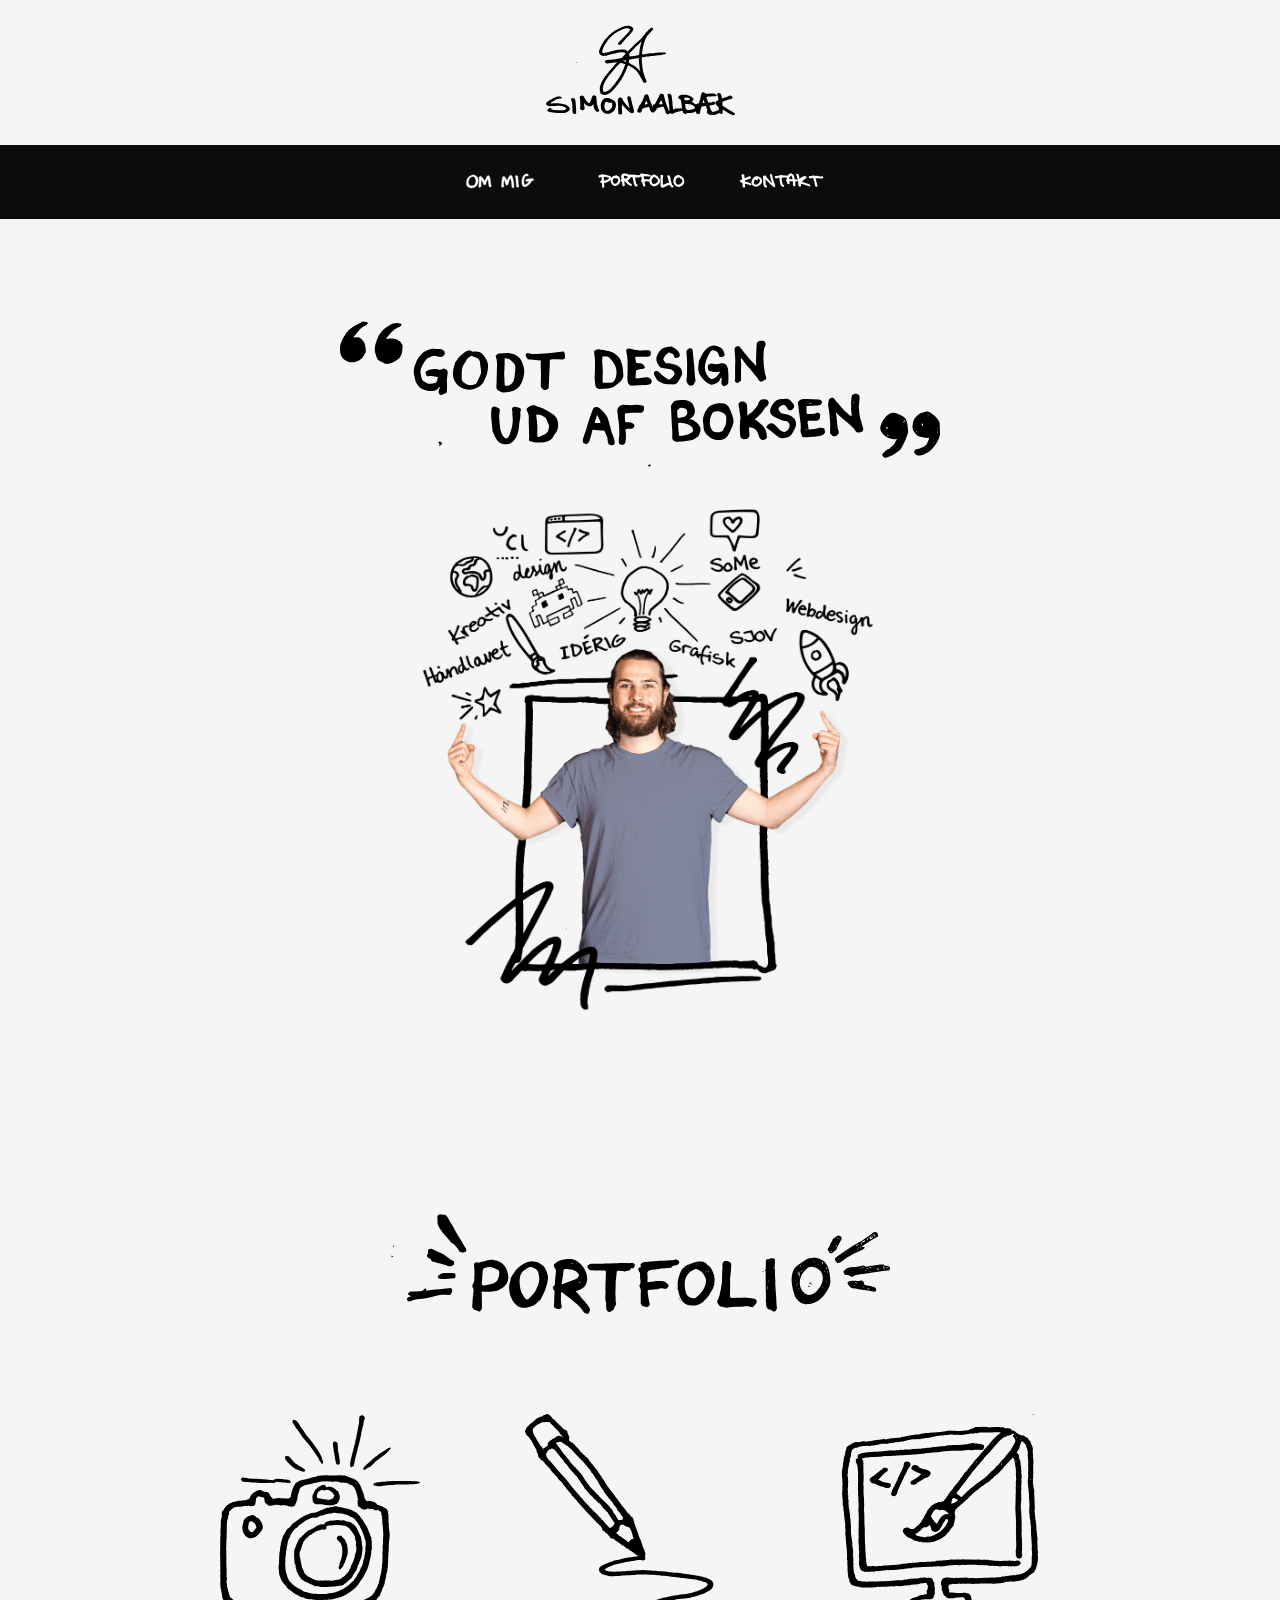
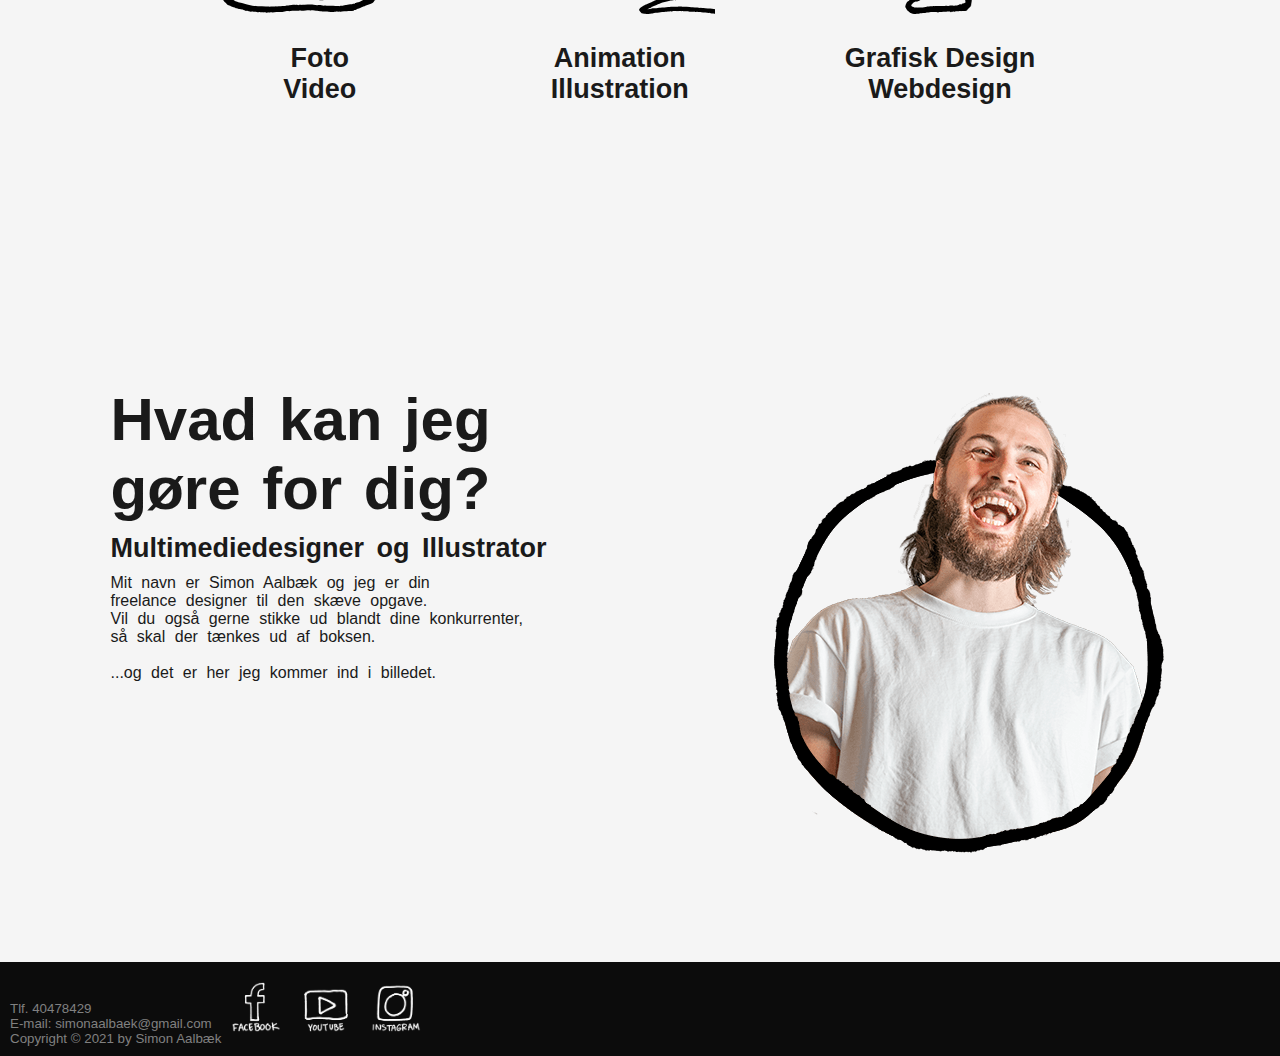
<file: index.html>
<!DOCTYPE html>
<html lang="da">
<head>
    <meta charset="UTF-8">
    <meta http-equiv="X-UA-Compatible" content="IE=edge">
    <meta name="viewport" content="width=device-width, initial-scale=1.0">
    <title>Præsentationsportfolio</title>
    <link rel="stylesheet" href="style.css">
</head>

<body>
    



        <div class="header">

            <a href="index.html">
                <img src="Form8.svg" alt="Simon Aalbæk Logo" width="189px" height="141px">
            </a>
        </div>










        

        <div class="nav">

            <a href="om-mig.html">
                <img src="ommig.svg" alt="Om Mig" width="100px" height="30px">
            </a>
            
            
            
            <a href="#portpic">
                <img src="portfolio.svg" alt="Om Mig" width="100px" height="30px">
            </a>
            

            
            <a href="kontakt.html">
                <img src="kontakt.svg" alt="Om Mig" width="100px" height="30px">
            </a>


        </div>










        <div class="main">

            <div class="quote">
                <img src="quote.svg" alt="Citat i toppen af siden" width="600px" height="150px">
            </div>
            
            <div class="mig">
                 <img src="mig.png" alt="ud af boksen billede">
            </div>

        </div>

       


     


        <div class="portpic">

            <a class="portpic">
            <img src="portpic.svg" alt="portfolio tekst" width="500px" height="100px">
            </a>
        </div>



        <div class="portfolio">

            <a href="foto-video.html">
                
                <img src="Kamera.svg" alt="Foto-Video" width="200px" height="200px">
                <h2>Foto <br>
                    Video</h2>

            </a>

            <a href="ani-ilu.html">
                
                <img src="Blyant.svg" alt="Animation-Illustration" width="200px" height="200px">
                <h2>Animation <br> 
                    Illustration</h2>

            </a>

            <a href="webdesign.html">
                
                <img src="Weblogo.svg" alt="Webdesign" width="200px" height="200px">
                <h2>Grafisk Design <br>
                    Webdesign 
                </h2>

            </a>

        </div>
        










        <div class="om">
            
            <div class="om-tekst">
                <h1>Hvad kan jeg <br> gøre for dig?</h1>
                <h2>Multimediedesigner og Illustrator</h2>
                <p> Mit navn er Simon Aalbæk og jeg er din 
                <br> freelance designer til den skæve opgave. 
                <br> Vil du også gerne stikke ud blandt dine konkurrenter, 
                <br> så skal der tænkes ud af boksen. <br> 
                <br> ...og det er her jeg kommer ind i billedet.
            </p>
            
            </div>

            <img src="cirkel.png" alt="Ramme om mig">

           
            

        </div>










        <div class="footer">

            <p>
            
                Tlf. 40478429 <br>
                E-mail: simonaalbaek@gmail.com <br>
                Copyright &copy; 2021 by Simon Aalbæk 
            </p>

           <div class="icon"> 
            
            <a href="https://www.facebook.com/profile.php?id=1448522354" target="_blank">
                
                <img src="Facebook.png" alt="Link til facebook" width="50px" height="50px">

            </a>

        
            
            <a href="https://www.youtube.com/user/simonaalbaek/videos" target="_blank">
                
                <img src="youtube.png" alt="Link til youtube" width="50px" height="50px">

            </a>
            
        
            
            <a href="https://www.instagram.com/simontegner/" target="_blank">
              
                <img src="insta.png" alt="link til instagram" width="50px" height="50 px">

            </a>
        </div>
           
           
            
            
        </div> 

        




</body>
</html>
</file>
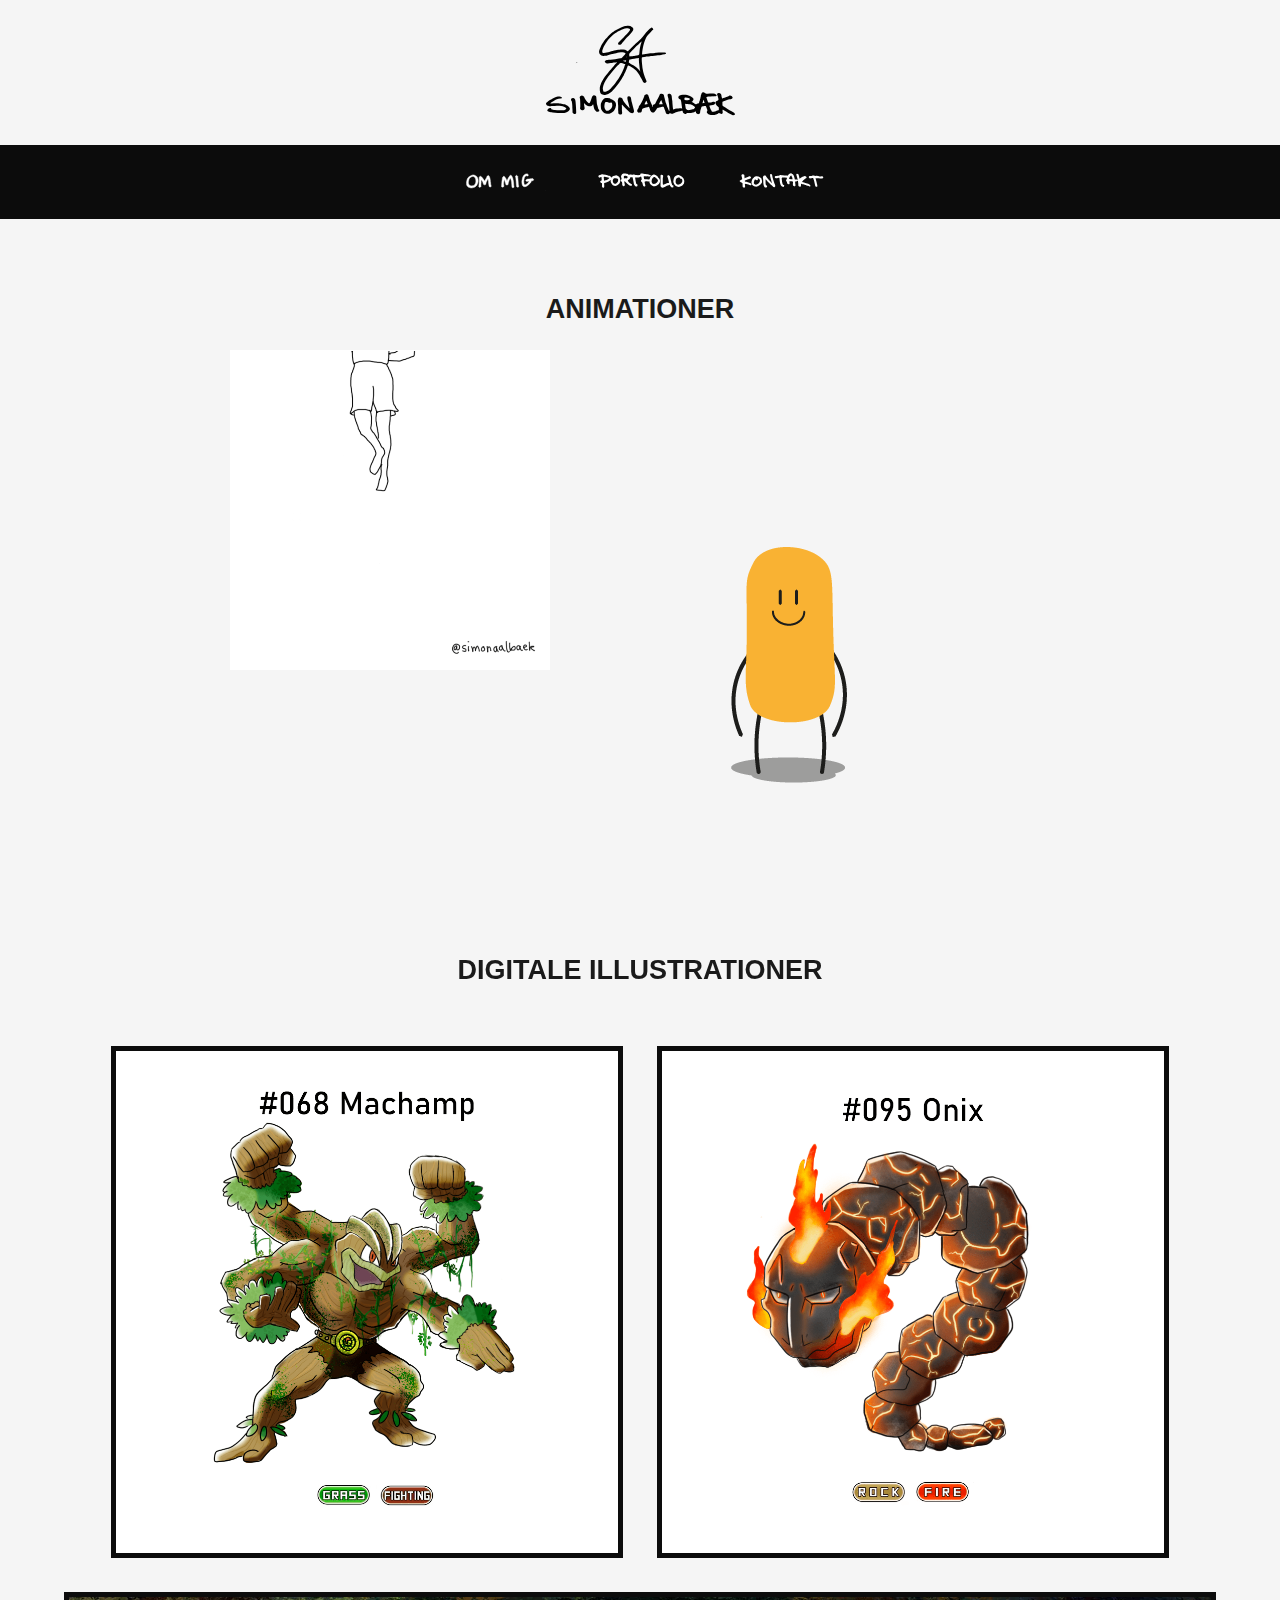
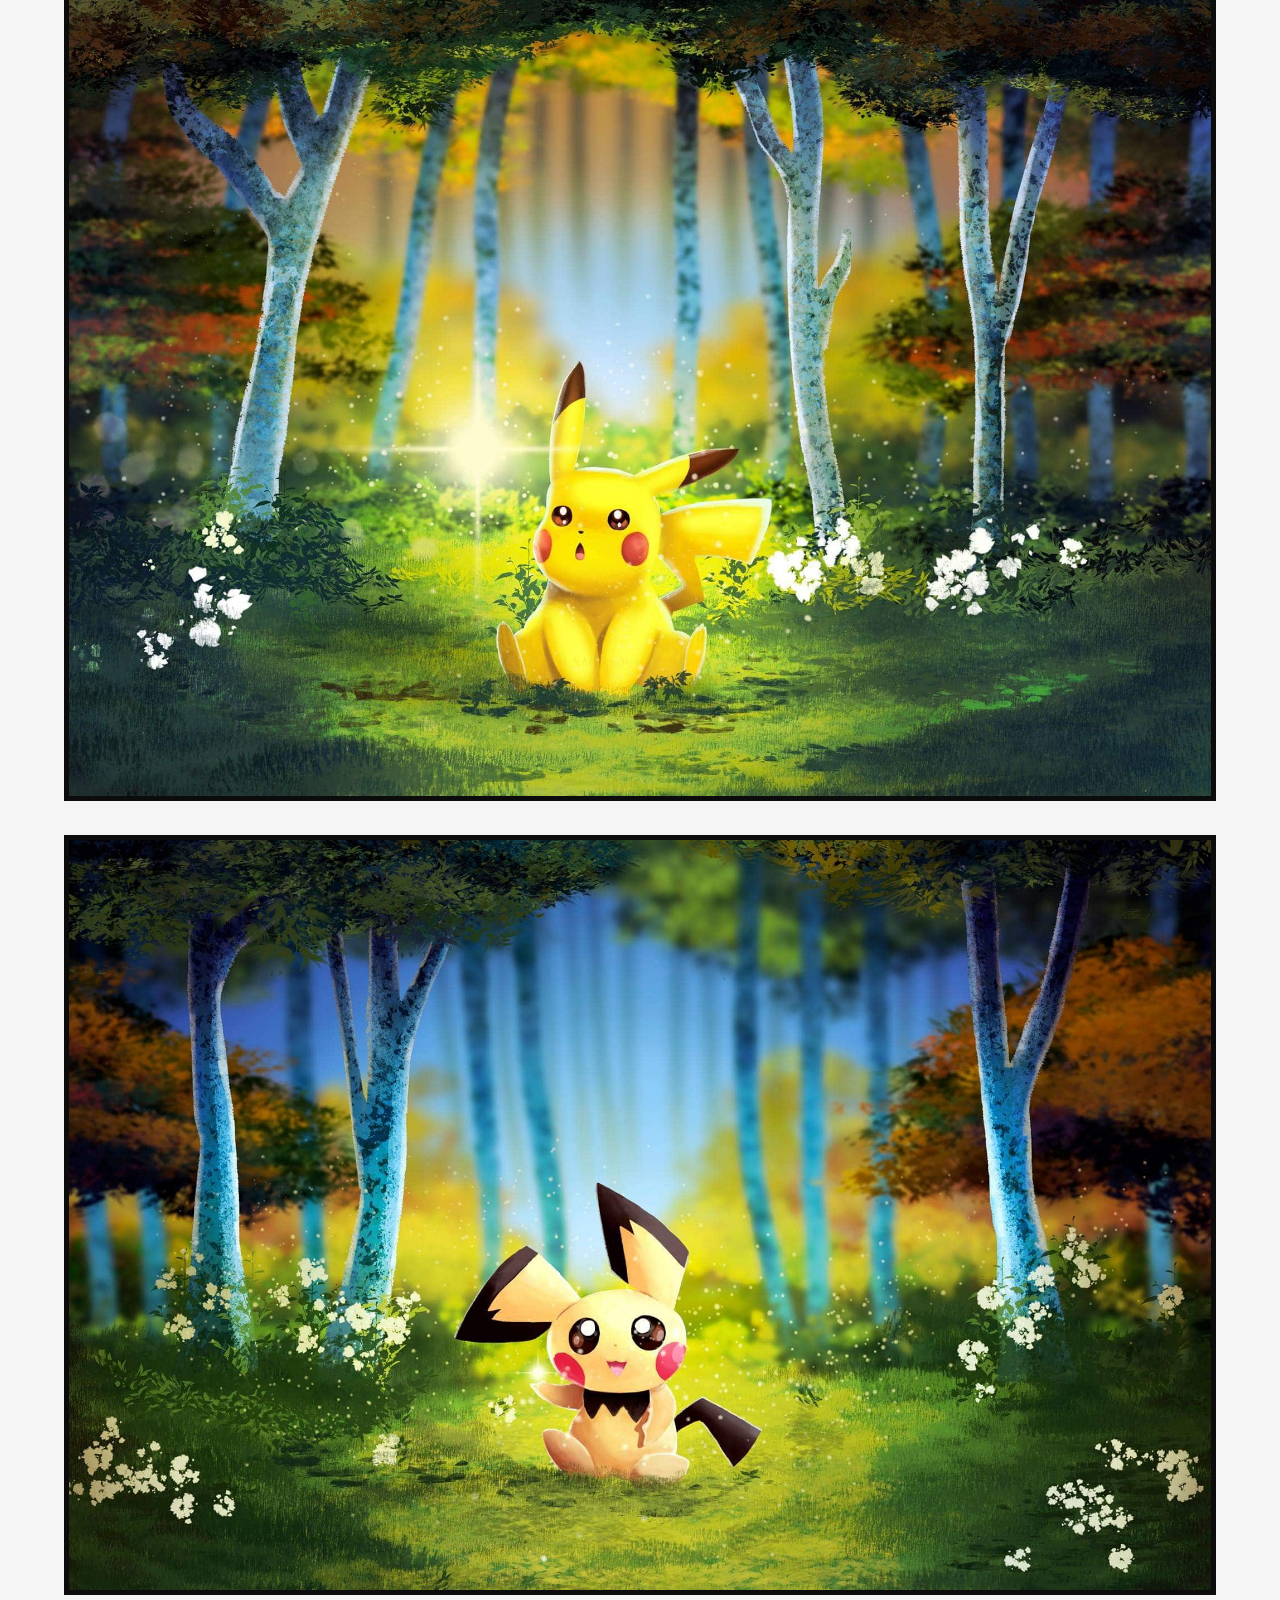
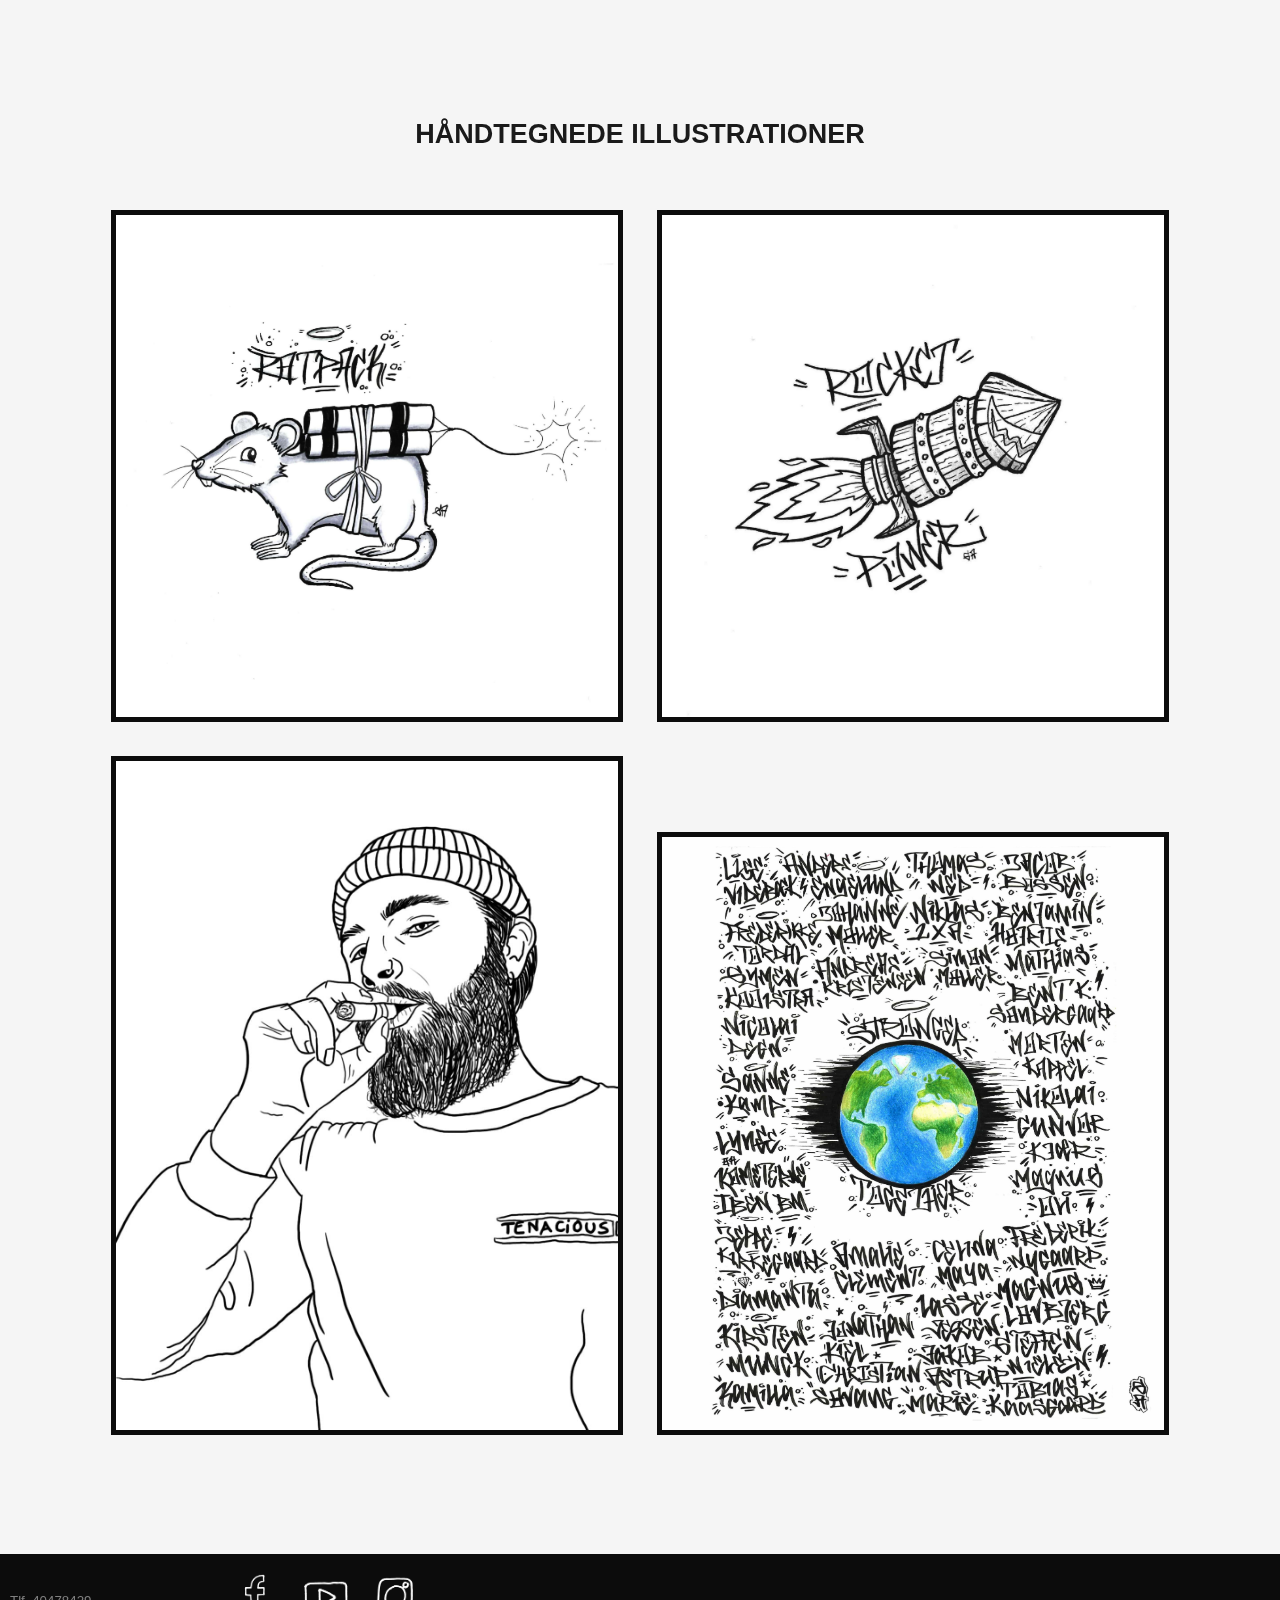
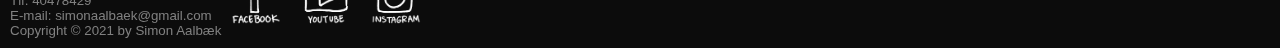
<file: ani-ilu.html>
<!DOCTYPE html>
<html lang="en">
<head>
    <meta charset="UTF-8">
    <meta http-equiv="X-UA-Compatible" content="IE=edge">
    <meta name="viewport" content="width=device-width, initial-scale=1.0">
    <title>Animation og Illustration</title>
    <link rel="stylesheet" href="style.css">
</head>


<body>

    <div class="header">

        <a href="index.html">
            <img src="Form8.svg" alt="Simon Aalbæk Logo" width="189px" height="141px">
        </a>
    </div>


    <div class="nav">

        <a href="om-mig.html">
            <img src="ommig.svg" alt="Om Mig" width="100px" height="30px">
        </a>
        
        
        
        <a href="index.html#portpic">
            <img src="portfolio.svg" alt="Om Mig" width="100px" height="30px">
        </a>
        

        
        <a href="kontakt.html">
            <img src="kontakt.svg" alt="Om Mig" width="100px" height="30px">
        </a>
        
        </div>





       <div class="animationtekst">
            <h2>ANIMATIONER</h2>
       </div>



<div class="animationer">

    

    <video width="320" height="320" autoplay muted loop>
            <source src="morsing.mp4" type="video/mp4">
        </video>
        
 
        <div class="sprite"></div>


    </div>


    

        <div class="tegninger">
            <h2>DIGITALE ILLUSTRATIONER</h2>
            <img src="machamp.png" alt="Machamp pokemon typeswap" width="40%">
            <img src="onix.png" alt="Onix pokemon typeswap" width="40%">
            <img src="pika.jpeg" alt="Pikachu in the forest" width="90%">
            <img src="pichu.jpeg" alt="Pichu in the forest" width="90%">
            <h2>HÅNDTEGNEDE ILLUSTRATIONER</h2>
            <img src="ratpack.jpg" alt="Rat with dynamite" width="40%">
            <img src="rocket.jpg" alt="Wowhead rocket" width="40%">
            <img src="smoke.jpg" alt="smoking selfportrait" width="40%">
            <img src="strong.jpg" alt="Stronger together corona art" width="40%">
        </div>

























        <div class="footer">

            <p>
                Tlf. 40478429 <br>
                E-mail: simonaalbaek@gmail.com <br>
                Copyright &copy; 2021 by Simon Aalbæk </p>

            <a href="https://www.facebook.com/profile.php?id=1448522354" target="_blank">
                
                <img src="Facebook.png" alt="Link til facebook" width="50px" height="50px">

            </a>

            <a href="https://www.youtube.com/user/simonaalbaek/videos" target="_blank">
                
                <img src="youtube.png" alt="Link til youtube" width="50px" height="50px">

            </a>

            <a href="https://www.instagram.com/simontegner/" target="_blank">
              
                <img src="insta.png" alt="link til instagram" width="50px" height="50 px">

            </a>

            

        </div>
</body>


</html>
</file>
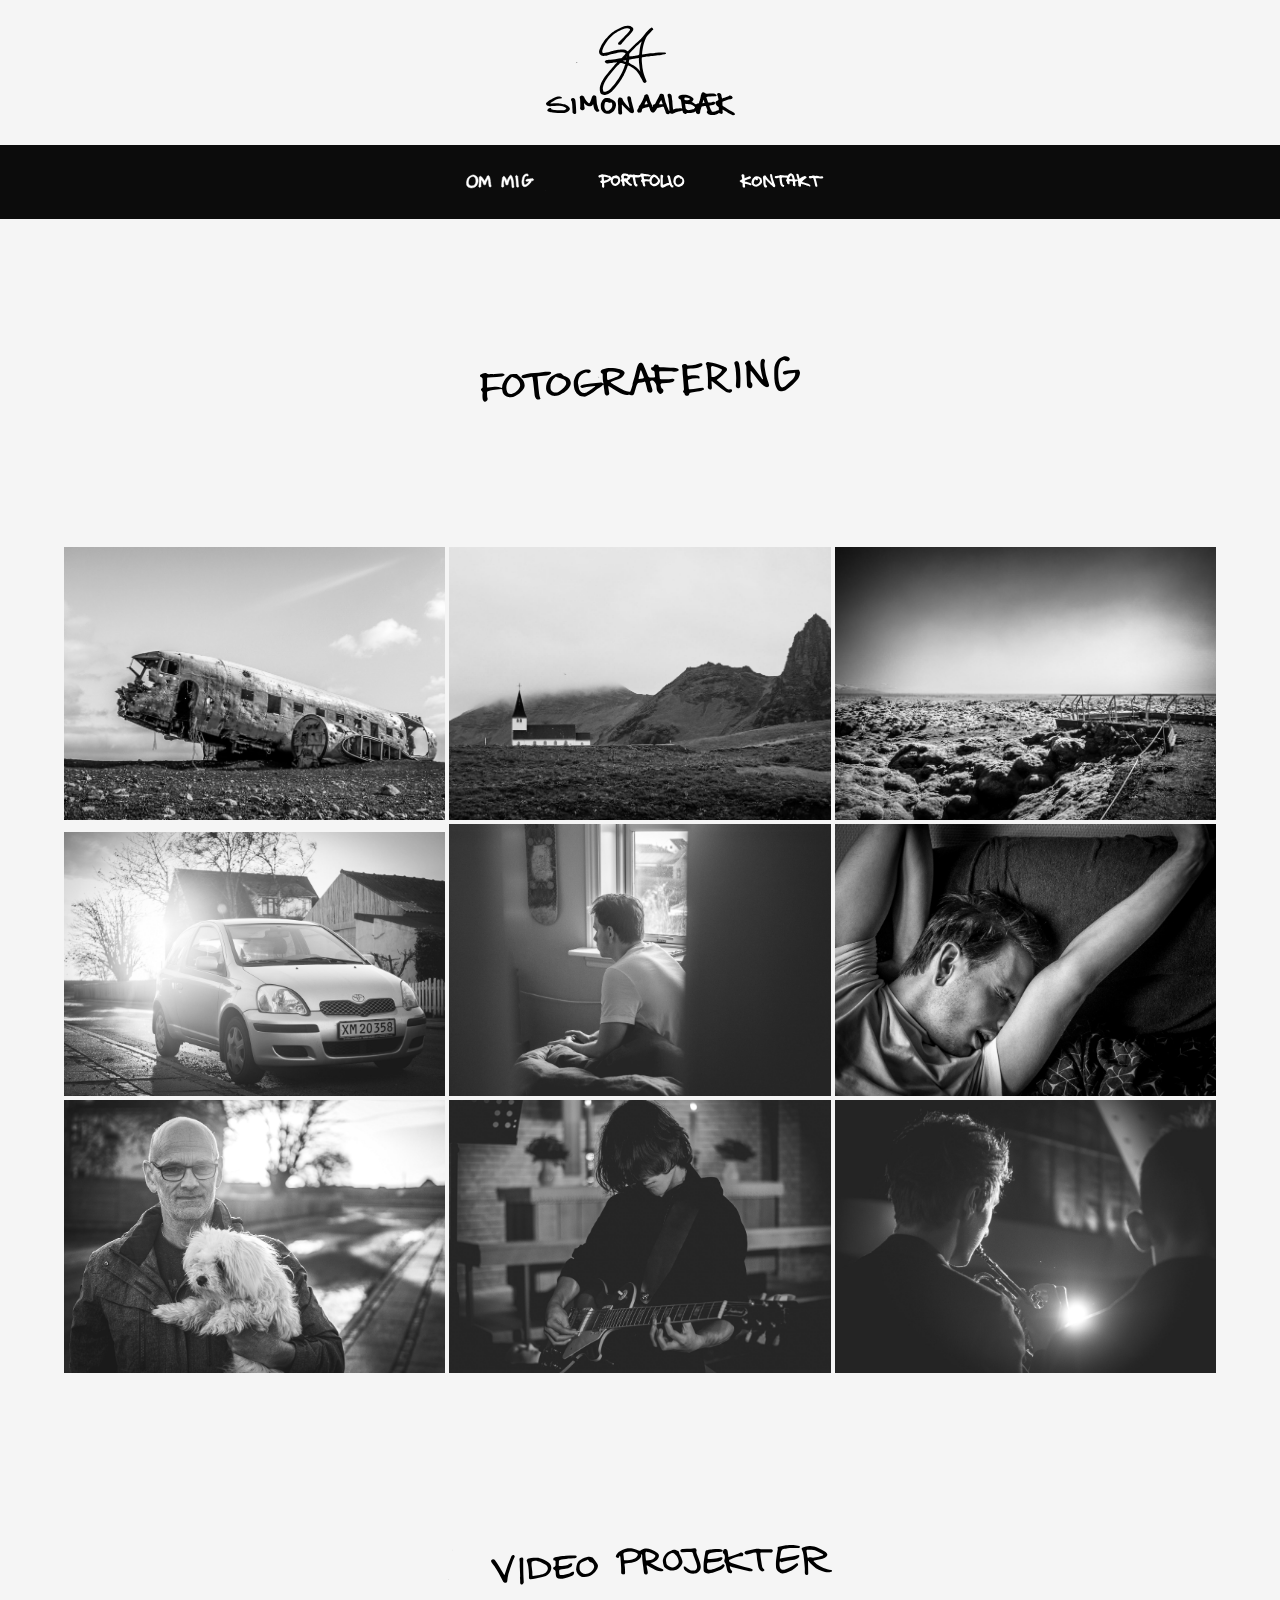
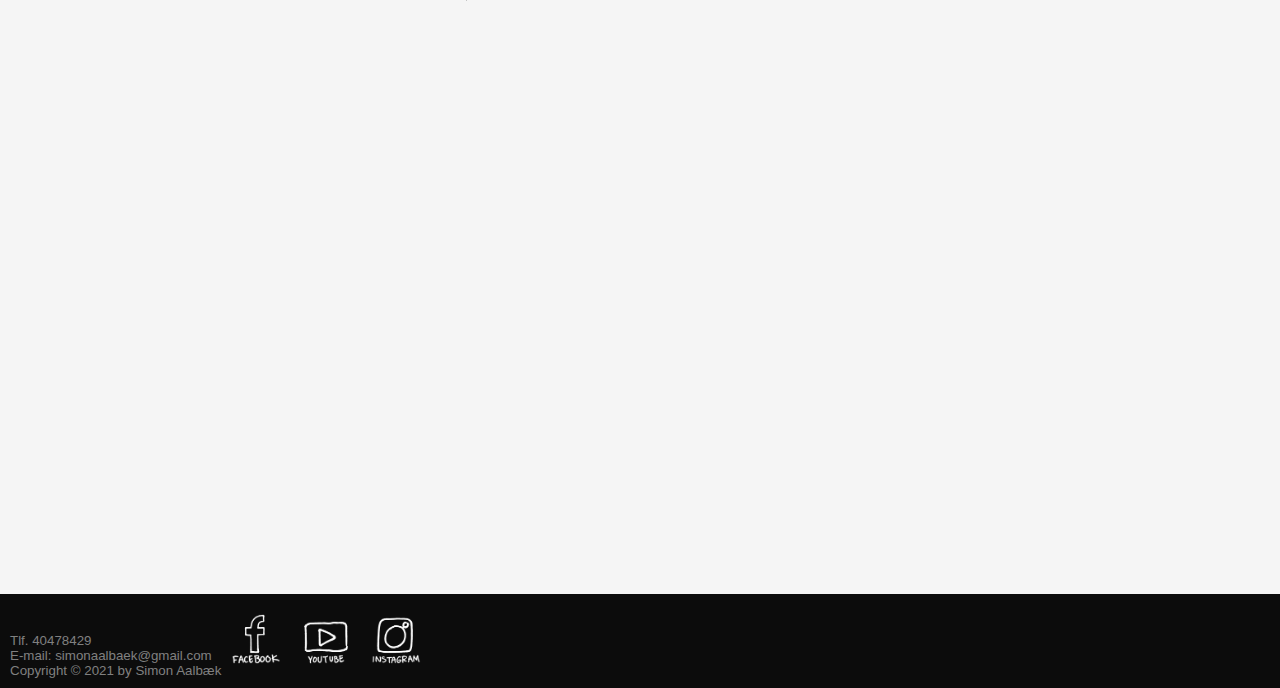
<file: foto-video.html>
<!DOCTYPE html>
<html lang="en">
<head>
    <meta charset="UTF-8">
    <meta http-equiv="X-UA-Compatible" content="IE=edge">
    <meta name="viewport" content="width=device-width, initial-scale=1.0">
    <title>Foto og Video</title>
    <link rel="stylesheet" href="style.css">
</head>
<body>
    
    <div class="header">

        <a href="index.html">
            <img src="Form8.svg" alt="Simon Aalbæk Logo" width="189px" height="141px">
        </a>
    </div>


    <div class="nav">

        <a href="om-mig.html">
            <img src="ommig.svg" alt="Om Mig" width="100px" height="30px">
        </a>
        
        
        
        <a href="index.html#portpic">
            <img src="portfolio.svg" alt="Om Mig" width="100px" height="30px">
        </a>
        

        
        <a href="kontakt.html">
            <img src="kontakt.svg" alt="Om Mig" width="100px" height="30px">
        </a>
        
        </div>








        <div class="fototekst">
            <img src="foto.svg" alt="fotografering tekst" width="25%">
           
        </div>
        
    

        <div class="foto">
        
            <img src="foto1.jpg" alt="lavaeng" width="30%">
            <img src="foto2.jpg" alt="lavaeng" width="30%">
            <img src="foto3.jpg" alt="lavaeng" width="30%">
            <img src="foto4.jpg" alt="yaris" width="30%">
            <img src="foto5.jpg" alt="game" width="30%">
            <img src="foto6.jpg" alt="stretch" width="30%">
            <img src="foto7.jpg" alt="far" width="30%">
            <img src="foto8.jpg" alt="shred" width="30%">
            <img src="foto9.jpg" alt="blow" width="30%">

        </div>









        <div class="videotekst">
            <img src="video.svg" alt="Video projekter tekst" width="30%" >
            
        </div>

        <div class="video">
            
            <div class="videobox">
                <iframe width="370px" height="315" src="https://www.youtube.com/embed/2EGJgqTqMeo" title="YouTube video player" frameborder="0" allow="accelerometer; autoplay; clipboard-write; encrypted-media; gyroscope; picture-in-picture" allowfullscreen></iframe>
            </div>

            <div class="videobox">
                <iframe width="370px" height="315" src="https://www.youtube.com/embed/7fzOR8YgU_g" title="YouTube video player" frameborder="0" allow="accelerometer; autoplay; clipboard-write; encrypted-media; gyroscope; picture-in-picture" allowfullscreen></iframe>
            </div>

            <div class="videobox">
                <iframe width="370px" height="315" src="https://www.youtube.com/embed/zOKuau-xCF8" title="YouTube video player" frameborder="0" allow="accelerometer; autoplay; clipboard-write; encrypted-media; gyroscope; picture-in-picture" allowfullscreen></iframe>
            </div>
        
        </div>
        



    











        <div class="footer">

            <p>
                Tlf. 40478429 <br>
                E-mail: simonaalbaek@gmail.com <br>
                Copyright &copy; 2021 by Simon Aalbæk </p>

            <a href="https://www.facebook.com/profile.php?id=1448522354" target="_blank">
                
                <img src="Facebook.png" alt="Link til facebook" width="50px" height="50px">

            </a>

            <a href="https://www.youtube.com/user/simonaalbaek/videos" target="_blank">
                
                <img src="youtube.png" alt="Link til youtube" width="50px" height="50px">

            </a>

            <a href="https://www.instagram.com/simontegner/" target="_blank">
              
                <img src="insta.png" alt="link til instagram" width="50px" height="50 px">

            </a>

            

        </div>
</body>
</html>
</file>
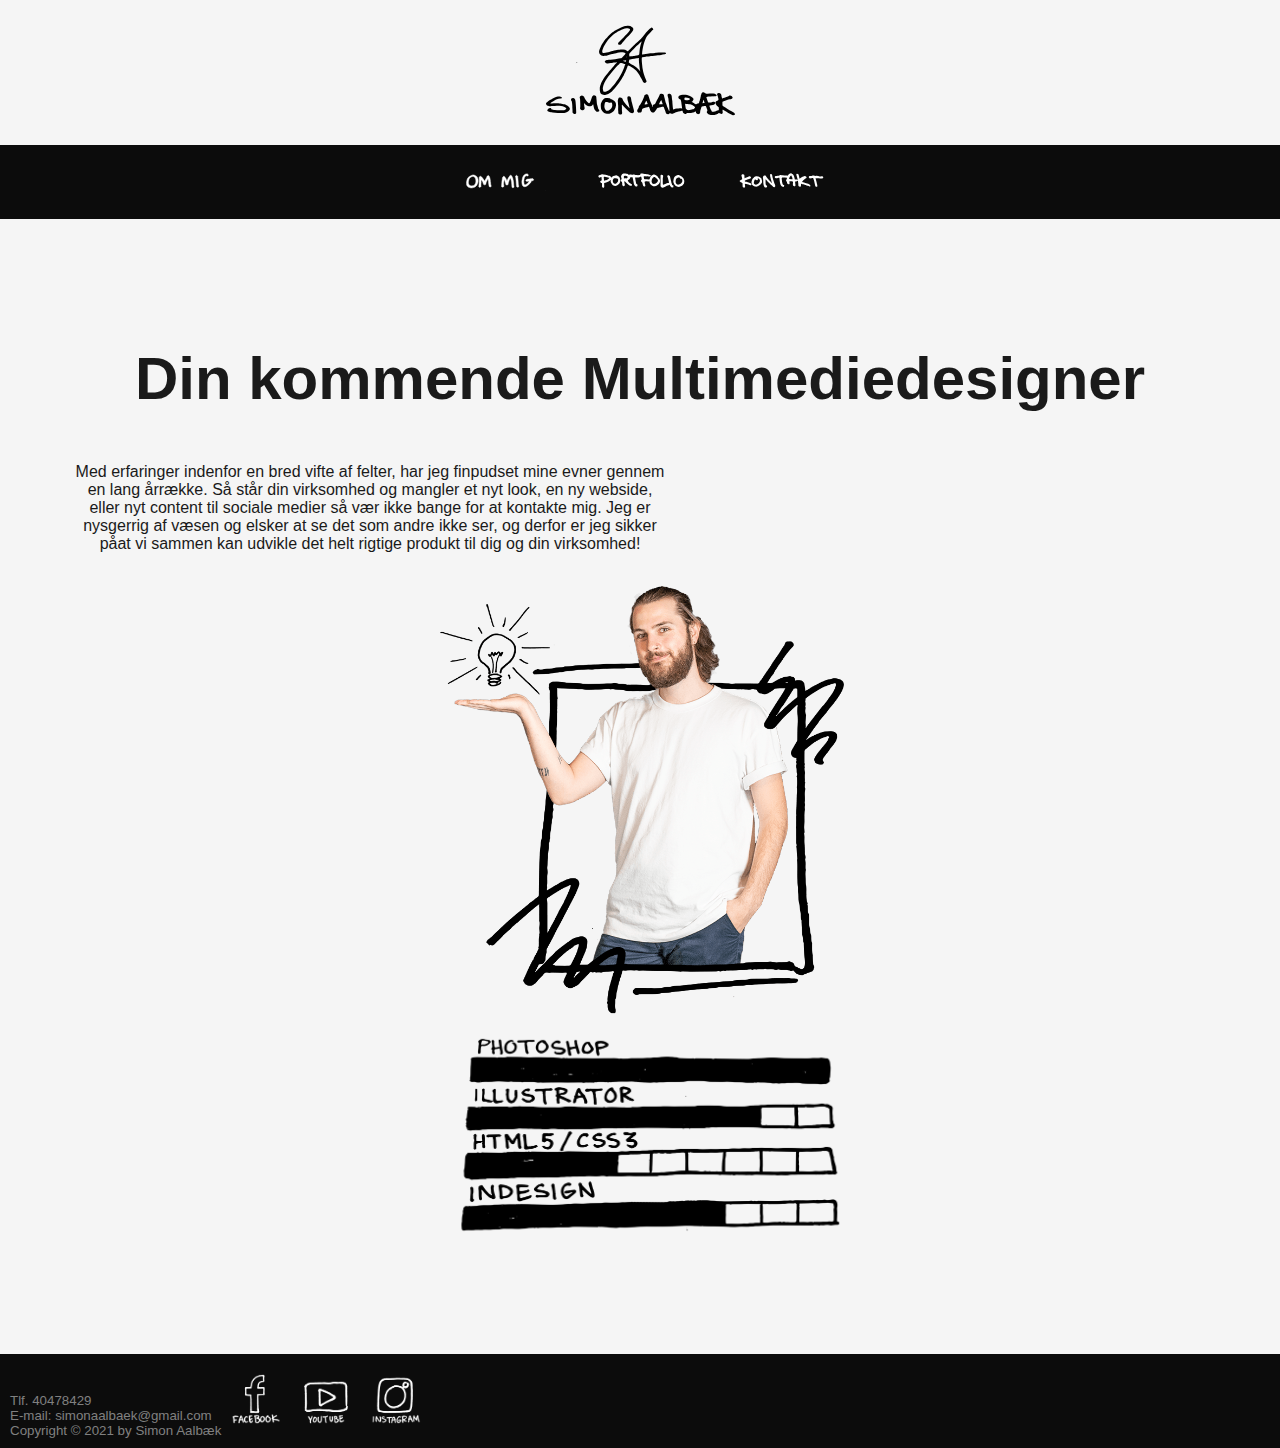
<file: om-mig.html>
<!DOCTYPE html>
<html lang="en">
<head>
    <meta charset="UTF-8">
    <meta http-equiv="X-UA-Compatible" content="IE=edge">
    <meta name="viewport" content="width=device-width, initial-scale=1.0">
    <title>Om mig</title>
    <link rel="stylesheet" href="style.css">
</head>
<body>
    
    <div class="header">

        <a href="index.html">
            <img src="Form8.svg" alt="Simon Aalbæk Logo" width="189px" height="141px">
        </a>
    </div>


    <div class="nav">

        <a href="om-mig.html">
            <img src="ommig.svg" alt="Om Mig" width="100px" height="30px">
        </a>
        
        
        
        <a href="index.html#portpic">
            <img src="portfolio.svg" alt="Om Mig" width="100px" height="30px">
        </a>
        

        
        <a href="kontakt.html">
            <img src="kontakt.svg" alt="Om Mig" width="100px" height="30px">
        </a>
        
        </div>




        <div class="infotekst">
            <h1>Din kommende Multimediedesigner </h1>
            <p> Med erfaringer indenfor en bred vifte af felter, 
             har jeg finpudset mine evner gennem en lang årrække. Så står din virksomhed og mangler 
             et nyt look, en ny webside, eller nyt content til sociale medier så vær ikke bange for at kontakte mig.
             Jeg er nysgerrig af væsen og elsker at se det som andre ikke ser, og derfor er jeg sikker påat vi sammen kan udvikle det helt rigtige produkt til dig og din virksomhed!
             
            </p>
        </div>

        <div class="info"> 
            
                <img src="stats.png" alt="Info bar" width="33%">
                <img src="info.png" alt="info om mig" width="33%">
        
        </div>
 

















        <div class="footer">

            <p>
                Tlf. 40478429 <br>
                E-mail: simonaalbaek@gmail.com <br>
                Copyright &copy; 2021 by Simon Aalbæk </p>

            <a href="https://www.facebook.com/profile.php?id=1448522354" target="_blank">
                
                <img src="Facebook.png" alt="Link til facebook" width="50px" height="50px">

            </a>

            <a href="https://www.youtube.com/user/simonaalbaek/videos" target="_blank">
                
                <img src="youtube.png" alt="Link til youtube" width="50px" height="50px">

            </a>

            <a href="https://www.instagram.com/simontegner/" target="_blank">
              
                <img src="insta.png" alt="link til instagram" width="50px" height="50 px">

            </a>

            

        </div>
</body>
</html>
</file>
<file: style.css>
*{
    margin: 0;
    padding: 0;
    box-sizing: border-box;
   /* border: 1px solid grey; 
   / margin: 8px;
    padding: 8px; */
  } 
  
  

 body {
    background-color: #f5f5f5;
    background-size: cover;
    background-repeat: no-repeat;
    background-position: center;
} 





.header {
    
    display: flex;
    justify-content: center;
}










.nav {
    display: flex;
    flex-direction: row;
    justify-content: center; 
    background-color: rgb(12, 12, 12);
    padding: 20px;

}
.nav img {
    
    margin-left: 20px;
    margin-right: 20px;
    filter: invert(1);
}











.main {
    display: flex;
    flex-direction: column;
    justify-content: center;
    margin-bottom: 50px;
}
.quote {
    display: flex;
    justify-content: center;
    margin-top: 100px;
}
.mig {
    display: flex;
    justify-content: center; 
}
.mig img {
    width: 50%;
}










.portpic {
    display: flex;
    justify-content: center;
    margin-bottom: 50px;
    margin-top: 100px;
}


.portfolio {
    display: flex;
    justify-content: center;
    flex-flow: wrap; 
    text-align: center;
}
.portfolio a {
    margin-left: 50px;
    margin-right: 50px;
    text-decoration: none;

}
.portfolio img:hover {
  transition: .5s;
  transform: scale(1.1); 
}

.portfolio h2 {
    text-align: center;
}











.om {
    display: flex;
    justify-content: center;
    flex-flow: wrap-reverse;
    margin-top: 200px;
}
.om-tekst {
    width: 650px;
    height: fit-content;
    word-wrap: break-word;
    word-spacing: 5px;
    margin-bottom: auto;
    margin-top: 50px;
        
    }    

.om img {
    margin-top: 50px;
}
.om-tekst h1 {
    font-size: 45pt;
    color: rgb(26, 26, 26);
    font-family: Arial, Helvetica, sans-serif;
    font-weight: bold;
    padding: 5px;
    font-weight: bold;
    text-align: left;
}
.om-tekst h2 {
    color: rgb(26, 26, 26);
    font-family: Arial, Helvetica, sans-serif;
    text-decoration: none; 
    font-size: 27px;
    padding: 5px;
    font-weight: bold;
    text-align: left;
}    
.om-tekst p {
    color: rgb(26, 26, 26);
    font-family: Arial, Helvetica, sans-serif;
    font-size: 12pt;
    padding: 5px;
    text-align: left;
}
 









.footer {
    background-color: rgb(12, 12, 12);
    display: flex;
    bottom: 0;
    justify-content: flex-start; 
    margin-top: 100px;
    padding: 10px;
    width: 100%;
     
}
.footer p {
    color: gray;
    display: flex;
    margin-top: auto;
    font-size: 10pt;
    padding: 0px;
}
.footer img {
    filter: invert(1);
    margin: 10px;
}
.icon {
    display: flex;
    justify-content: center;
}








/* om mig */

.infotekst h1 {
    margin-top: 100px;
    text-align: center;
    width: 100%;
}
.infotekst p {
    margin-left: 50px;
    width: 100%;
    text-align: center;
    width: 50%;
}

.info {
    display: flex;
    justify-content: center;
    flex-direction: column-reverse;
    
}
.info img {
    margin: auto;
   
}








/* kontakt */
.mail {
    display: flex;
    flex-direction: column;
    margin-top: 100px;
}
.mail a {
    text-align: center;
}
.mail h2 {
    text-align: center;
}
.mail img:hover {
    transition: .5s;
    transform: scale(1.1); 
  }


.kald {
    text-align: center;
    margin-top: 100px;
}
.kald h2 {
    text-align: center;
}


  








/*Animation og Illustration*/

.animationtekst h2{
    text-align: center;
    margin-top: 50px;
}

.animationer {
    display: flex;
    justify-content: center;
    flex-wrap: wrap;
    
}

.tegninger h2 {
    text-align: center;
    margin-top: 80px;
    margin-bottom: 20px;
}

.tegninger {
    text-align: center;
   
}
.tegninger img {
    margin: 15px;
    border: rgb(12, 12, 12) 5px;
    border-style: solid;
    
}


.sprite {
	width: 500px;
	height: 500px;
	background: url('flip.png') 0 0 no-repeat;
	animation: play 1.7s steps(25) infinite;
}
@keyframes play {
	0%{background-position:0px;}
   100% { background-position: -12500px; }
}









/*foto video style*/


.fototekst {
    text-align: center;
}

.foto{
    text-align: center;
    margin: 4px;
}


.videotekst {
    display: flex;
    justify-content: center;
}

.video {
    display: flex;
    justify-content: center;
    flex-direction: row;
    flex-flow: wrap;
}

.videobox {
    margin: 5px;
}



/*webdesign style*/

.logodesign{
    display: flex;
    justify-content: center;
    font-size: 30pt;
    margin-top: 100px;
}


.logos {
    text-align: center;
}
.logos img{
    margin: 10px;
   text-align: center;
}


.ui {
    display: flex;
    justify-content: center;
    font-size: 30pt;
    margin-top: 100px;
}

.dinside {
    text-align: center;
}
.dinside img {
    
    
    margin: 1px;
    text-align: center;
    border: rgb(26, 26, 26) 3px;
    border-style: solid;

}



/* fonts */

h1 {
        font-size: 45pt;
        color: rgb(26, 26, 26);
        font-family: Arial, Helvetica, sans-serif;
        font-weight: bold;
        padding: 25px;
    font-weight: bold;
    text-align: left;
    }
    
h2 {
    color: rgb(26, 26, 26);
    font-family: Arial, Helvetica, sans-serif;
    text-decoration: none; 
    font-size: 27px;
    padding: 25px;
    font-weight: bold;
    text-align: left;
    
}    



p {
        color: rgb(26, 26, 26);
        font-family: Arial, Helvetica, sans-serif;
        font-size: 12pt;
        padding: 25px;
        text-align: left;
    }






 /* Tablet */
    @media screen and (max-width: 768px) {
        .mig img{

            width: 100%;
        }

        .portpic img {
            width: 90%;
            margin-top: 50px;
        }

        .om img {
            width: 50%;
        }

        .footer p{
            font-size: 5;
        }
        .kald img {
            width: 90%;
        }
        .kald h2{
            margin-bottom: 200px;
        }
        .mail img {
            width: 100%;
        }
        .om-tekst h1 {
            font-size: 30pt;
            color: rgb(26, 26, 26);
            font-family: Arial, Helvetica, sans-serif;
            font-weight: bold;
            padding: 5px;
            font-weight: bold;
            text-align: left;
            padding-left: 10px;
        }
        .om-tekst h2 {
            color: rgb(26, 26, 26);
            font-family: Arial, Helvetica, sans-serif;
            text-decoration: none; 
            font-size: 20px;
            padding: 5px;
            font-weight: bold;
            text-align: left;
            padding-left: 10px;
        }    
        .om-tekst p {
            color: rgb(26, 26, 26);
            font-family: Arial, Helvetica, sans-serif;
            font-size: 10pt;
            padding: 5px;
            text-align: left;
            padding-left: 10px;
        }
        .om {
            margin-top: 100px;
       }
       .info img {
           width: 100%;
       }
        
       







    /* Mobil */
    @media screen and (max-width: 600px) {
        
        
        .nav {
            display: flex;
            flex-direction: row;
            justify-content: center; 
            background-color: rgb(12, 12, 12);
            padding: 20px;
        
        }
        .nav img {
            
            margin-left: 15px;
            margin-right: 15px;
            filter: invert(1);
        }

        .mig img {
            width: 100%;
            }

        .footer p{
            font-size: 5pt;
        }

        .nav img {
            margin-left: 0;
            margin-right: 0;
        }

        .videotekst img {
            width:80%;
            height: 80px;
            margin-top: 100px;

        }

        .fototekst img {
            width:70%;
            height: 100px;
        }

        .sprite {
            width: 300px;
            height: 300px;
            display: flex;
            justify-content: center;
        }
        
        .quote img {
            width: 90%;
        }

        .mail img {
            width: 70%;
        }
        .mail h2 {
            font-size: 20px;
        }

        .kald h2 {
            font-size: 20px;
        }
        .infotekst h1 {
            margin-top: 100px;
            text-align: center;
            width: 100%;
            font-size: 150%;
        }

        .infotekst p {
            font-family: Arial, Helvetica, sans-serif;
            font-size: 12pt;
            text-align: left;
            width: 75%;
            padding: 10px;

        }
        
    
    }

    
}
</file>
